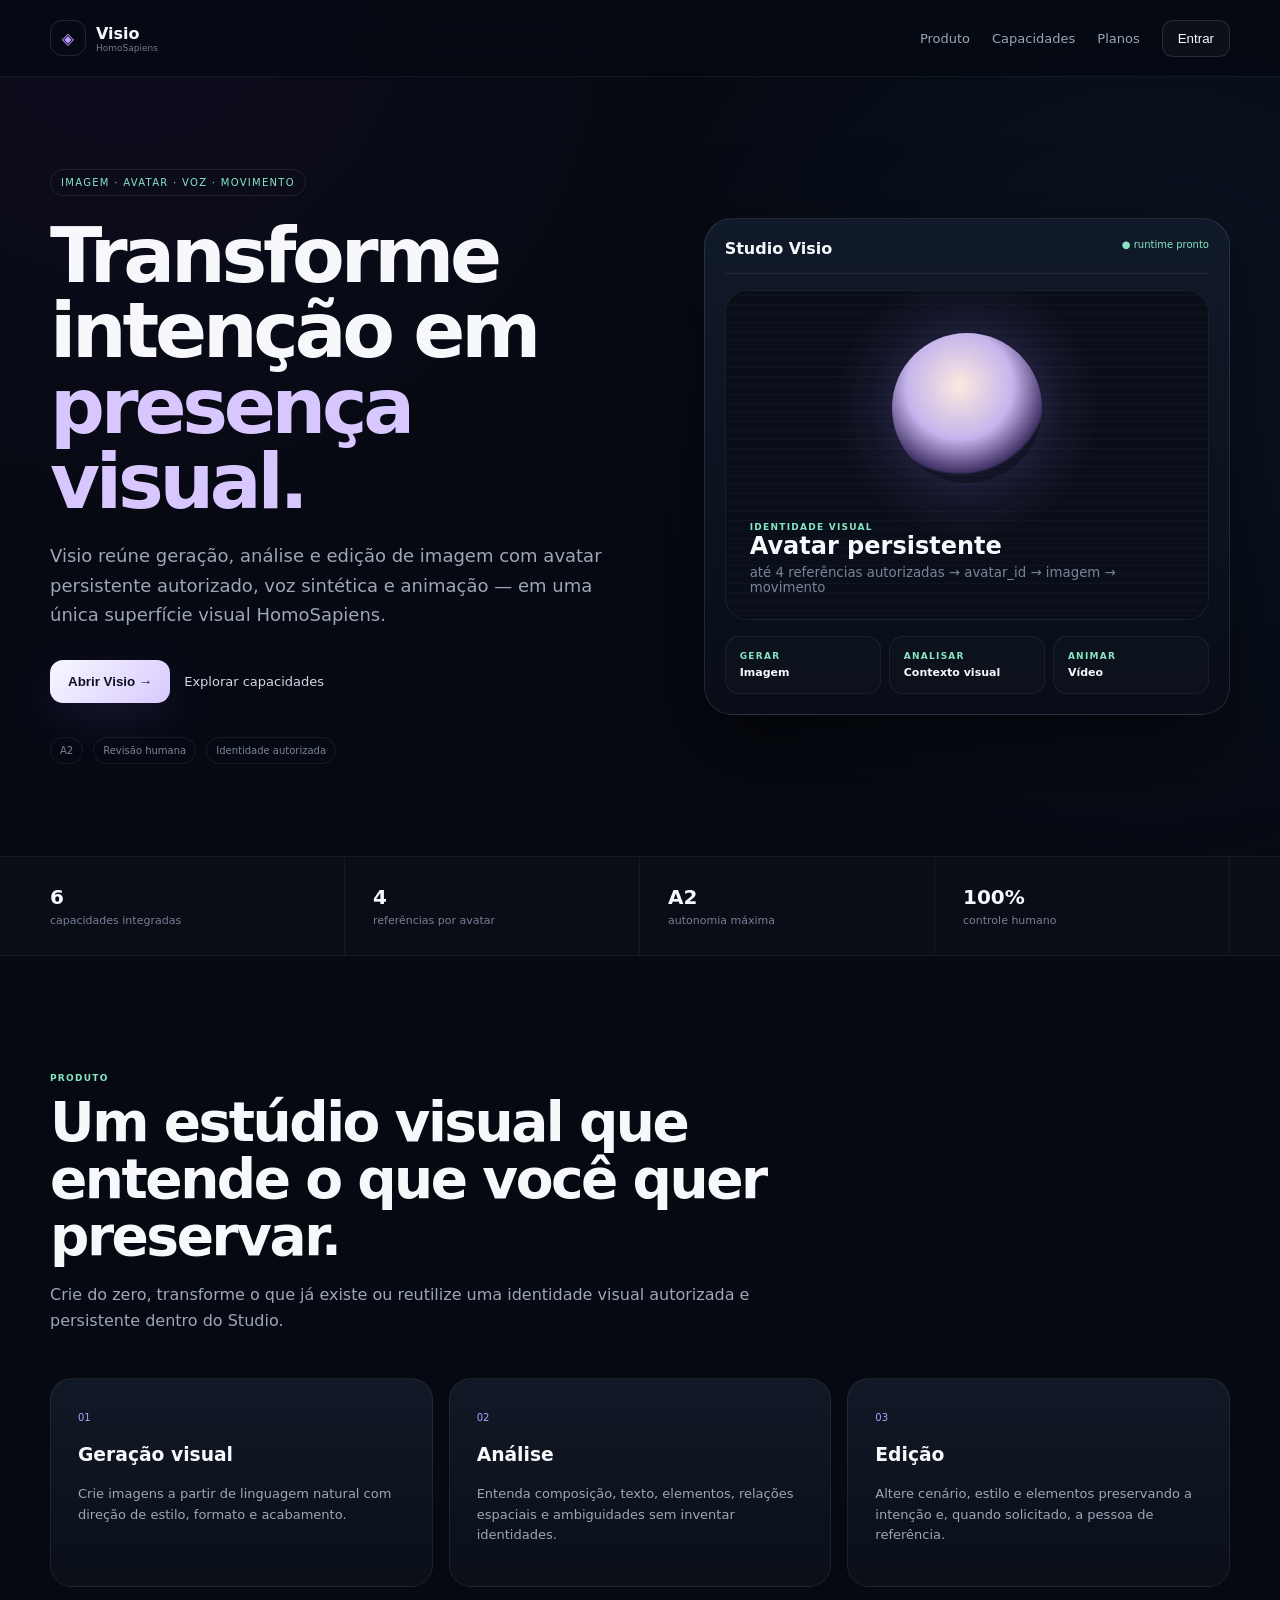
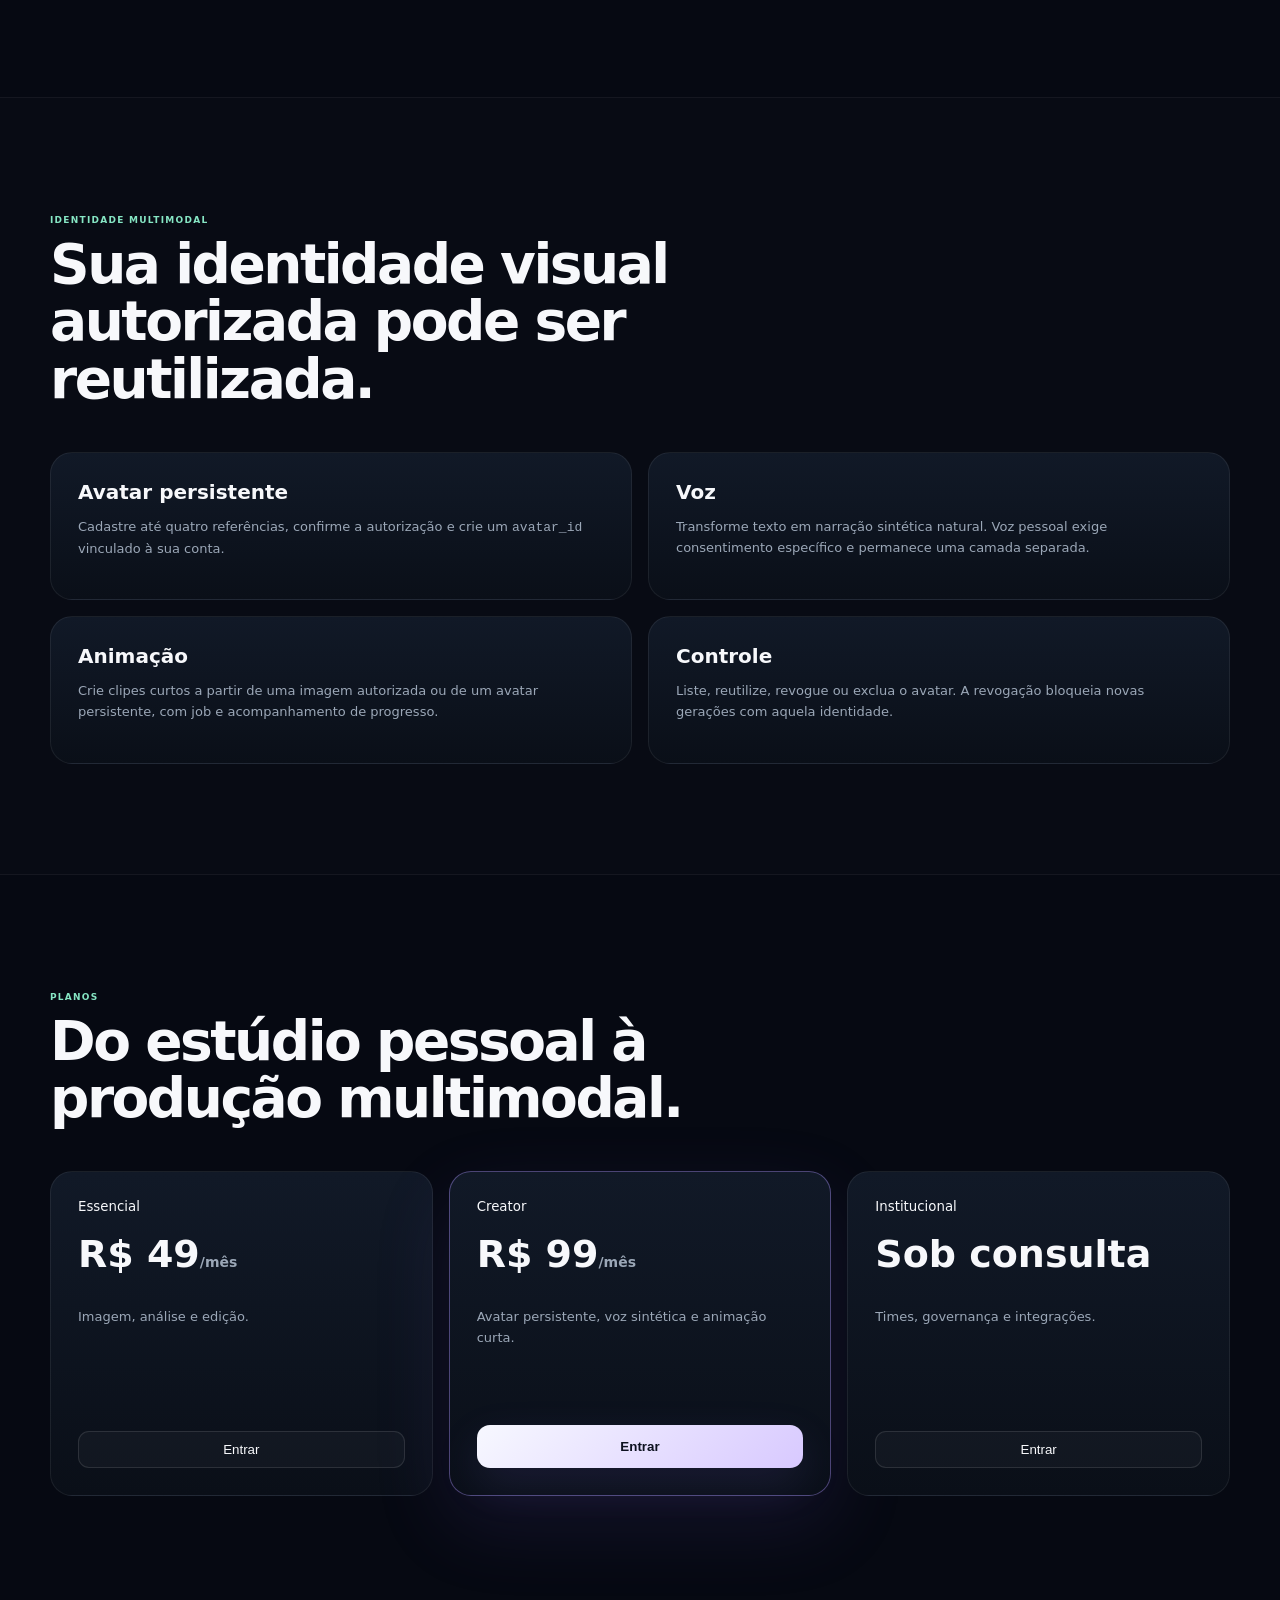
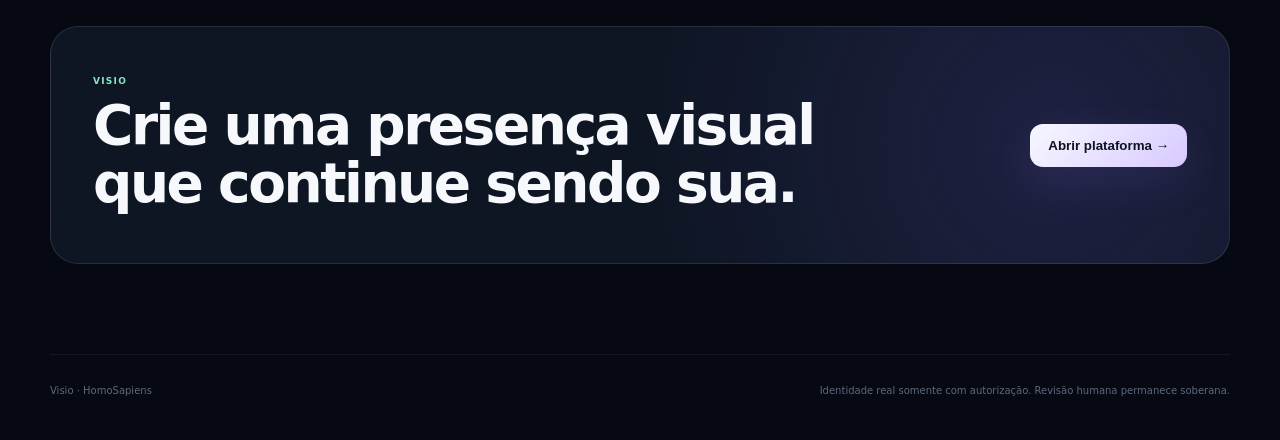
<file: index.html>
<!doctype html><html lang="pt-BR"><head><meta charset="utf-8"><meta name="viewport" content="width=device-width,initial-scale=1"><title>Visio — Inteligência visual HomoSapiens</title><link rel="stylesheet" href="./styles.css"></head><body>
<header class="top"><div class="wrap nav"><a class="brand" href="/"><span>◈</span><div><b>Visio</b><small>HomoSapiens</small></div></a><nav><a href="#produto">Produto</a><a href="#capacidades">Capacidades</a><a href="#planos">Planos</a><button id="loginOpen">Entrar</button></nav></div></header>
<main>
<section class="hero wrap"><div class="copy"><span class="pill">IMAGEM · AVATAR · VOZ · MOVIMENTO</span><h1>Transforme intenção em <em>presença visual.</em></h1><p>Visio reúne geração, análise e edição de imagem com avatar persistente autorizado, voz sintética e animação — em uma única superfície visual HomoSapiens.</p><div class="actions"><button class="primary" id="heroCta">Abrir Visio →</button><a href="#capacidades">Explorar capacidades</a></div><div class="trust"><span>A2</span><span>Revisão humana</span><span>Identidade autorizada</span></div></div>
<div class="stage"><div class="stage-head"><b>Studio Visio</b><span>● runtime pronto</span></div><div class="portrait"><div class="orb"></div><div class="scan"></div><span>IDENTIDADE VISUAL</span><b>Avatar persistente</b><small>até 4 referências autorizadas → avatar_id → imagem → movimento</small></div><div class="mini"><div><span>GERAR</span><b>Imagem</b></div><div><span>ANALISAR</span><b>Contexto visual</b></div><div><span>ANIMAR</span><b>Vídeo</b></div></div></div></section>
<section class="strip"><div class="wrap metrics"><div><b>6</b><span>capacidades integradas</span></div><div><b>4</b><span>referências por avatar</span></div><div><b>A2</b><span>autonomia máxima</span></div><div><b>100%</b><span>controle humano</span></div></div></section>
<section id="produto" class="section wrap"><div class="section-head"><span>PRODUTO</span><h2>Um estúdio visual que entende o que você quer preservar.</h2><p>Crie do zero, transforme o que já existe ou reutilize uma identidade visual autorizada e persistente dentro do Studio.</p></div><div class="cards"><article><i>01</i><h3>Geração visual</h3><p>Crie imagens a partir de linguagem natural com direção de estilo, formato e acabamento.</p></article><article><i>02</i><h3>Análise</h3><p>Entenda composição, texto, elementos, relações espaciais e ambiguidades sem inventar identidades.</p></article><article><i>03</i><h3>Edição</h3><p>Altere cenário, estilo e elementos preservando a intenção e, quando solicitado, a pessoa de referência.</p></article></div></section>
<section id="capacidades" class="section alt"><div class="wrap"><div class="section-head"><span>IDENTIDADE MULTIMODAL</span><h2>Sua identidade visual autorizada pode ser reutilizada.</h2></div><div class="cap-grid"><article><b>Avatar persistente</b><p>Cadastre até quatro referências, confirme a autorização e crie um <code>avatar_id</code> vinculado à sua conta.</p></article><article><b>Voz</b><p>Transforme texto em narração sintética natural. Voz pessoal exige consentimento específico e permanece uma camada separada.</p></article><article><b>Animação</b><p>Crie clipes curtos a partir de uma imagem autorizada ou de um avatar persistente, com job e acompanhamento de progresso.</p></article><article><b>Controle</b><p>Liste, reutilize, revogue ou exclua o avatar. A revogação bloqueia novas gerações com aquela identidade.</p></article></div></div></section>
<section id="planos" class="section wrap"><div class="section-head"><span>PLANOS</span><h2>Do estúdio pessoal à produção multimodal.</h2></div><div class="pricing"><article><small>Essencial</small><h3>R$ 49<em>/mês</em></h3><p>Imagem, análise e edição.</p><button class="login">Entrar</button></article><article class="featured"><small>Creator</small><h3>R$ 99<em>/mês</em></h3><p>Avatar persistente, voz sintética e animação curta.</p><button class="primary login">Entrar</button></article><article><small>Institucional</small><h3>Sob consulta</h3><p>Times, governança e integrações.</p><button class="login">Entrar</button></article></div></section>
<section class="cta wrap"><div><span>VISIO</span><h2>Crie uma presença visual que continue sendo sua.</h2></div><button class="primary" id="bottomCta">Abrir plataforma →</button></section>
</main><footer class="wrap"><span>Visio · HomoSapiens</span><span>Identidade real somente com autorização. Revisão humana permanece soberana.</span></footer>
<div class="modal hidden" id="loginModal"><div class="backdrop" data-close></div><div class="modal-card"><button class="close" data-close>×</button><span class="pill">ACESSO HOMOSAPIENS</span><h2>Entrar no Visio</h2><p>Use o mesmo login das plataformas HomoSapiens.</p><form id="loginForm"><label>E-mail<input id="email" type="email" required autocomplete="username"></label><label>Senha<input id="password" type="password" required autocomplete="current-password"></label><button class="primary" type="submit">Entrar</button></form><div class="error hidden" id="loginError"></div></div></div>
<script src="./app.js" type="module"></script></body></html>
</file>
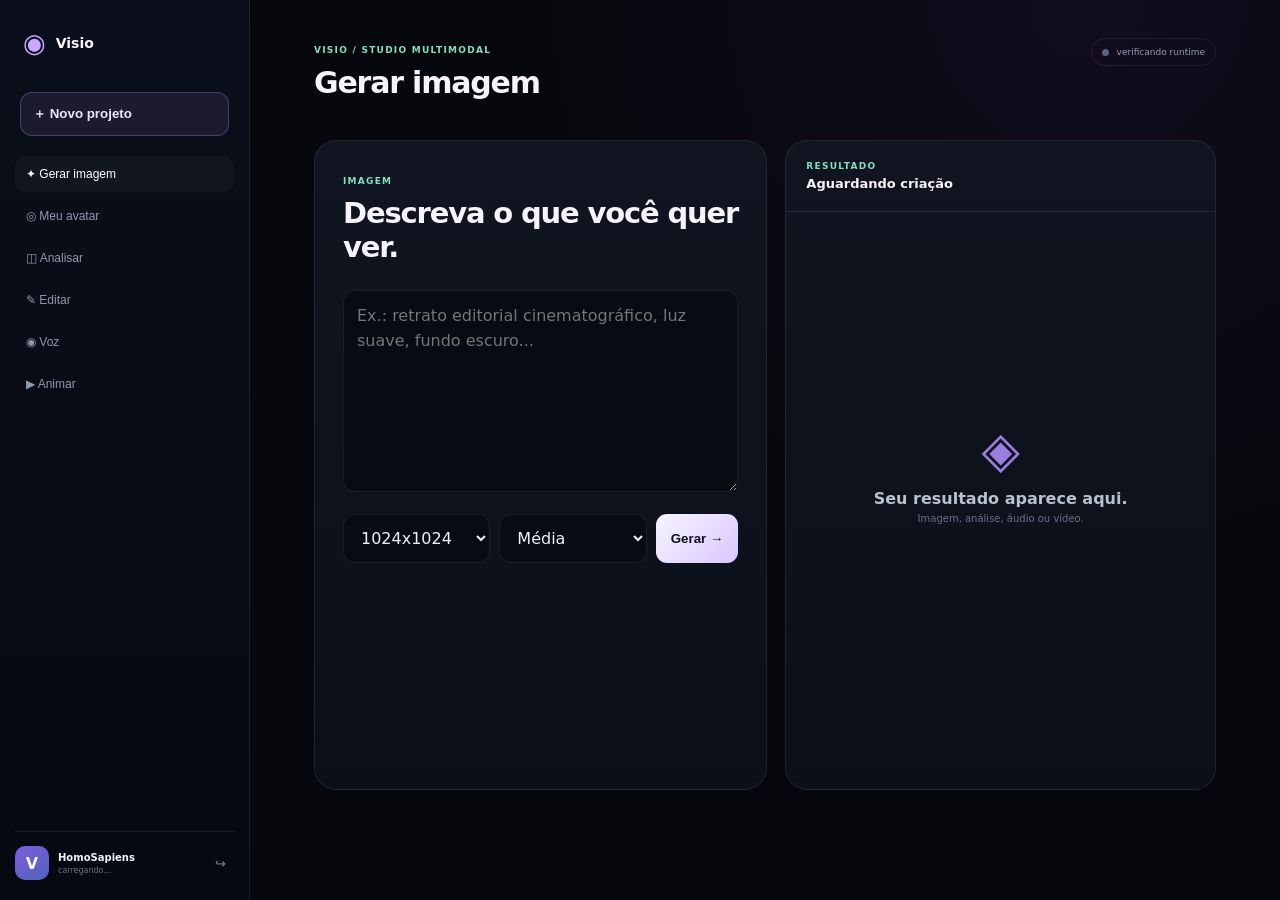
<file: app/index.html>
<!doctype html><html lang="pt-BR"><head><meta charset="utf-8"><meta name="viewport" content="width=device-width,initial-scale=1"><title>Visio — Studio</title><link rel="stylesheet" href="./studio.css"><link rel="stylesheet" href="./digital-human.css"></head>
<body><div class="shell"><aside><a class="brand" href="/"><span>◉</span><b>Visio</b></a><button id="new">＋ Novo projeto</button><nav>
<button class="tab active" data-mode="generate">✦ Gerar imagem</button><button class="tab" data-mode="avatar">◎ Meu avatar</button><button class="tab" data-mode="analyze">◫ Analisar</button><button class="tab" data-mode="edit">✎ Editar</button><button class="tab" data-mode="voice">◉ Voz</button><button class="tab" data-mode="video">▶ Animar</button></nav>
<div class="profile"><div id="avatar">V</div><div><b id="user">HomoSapiens</b><small id="email">carregando…</small></div><button id="logout">↪</button></div></aside>
<main><header><div><small>VISIO / STUDIO MULTIMODAL</small><h1 id="title">Gerar imagem</h1></div><div id="status"><i></i><span>verificando runtime</span></div></header>
<section class="workspace"><div class="controls">
<div class="mode" id="generate"><span class="eyebrow">IMAGEM</span><h2>Descreva o que você quer ver.</h2><textarea id="genPrompt" rows="7" placeholder="Ex.: retrato editorial cinematográfico, luz suave, fundo escuro..."></textarea><div class="row"><select id="genSize"><option>1024x1024</option><option>1024x1536</option><option>1536x1024</option></select><select id="genQuality"><option value="medium">Média</option><option value="high">Alta</option></select><button id="genBtn">Gerar →</button></div></div>
<div class="mode hidden" id="avatarMode"><span class="eyebrow">IDENTIDADE VISUAL AUTORIZADA</span><h2>Crie seu avatar persistente.</h2><p>Cadastre até quatro referências autorizadas. O Visio cria um <code>avatar_id</code> reutilizável, vinculado à sua conta e ao consentimento informado.</p>
<input id="avatarDisplayName" placeholder="Nome do avatar, ex.: Minha apresentadora">
<label class="drop">Referências (1 a 4 imagens)<input id="avatarFiles" type="file" accept="image/*" multiple></label>
<div class="consent"><label><select id="avatarBasis"><option value="self">Sou a pessoa representada</option><option value="authorized">Tenho autorização da pessoa representada</option></select></label><label class="check"><input id="avatarCommercial" type="checkbox"> Permitir uso comercial deste avatar</label><label class="check"><input id="avatarConsent" type="checkbox"> Confirmo a autorização para criar e reutilizar esta identidade visual no Visio</label></div>
<div class="row avatar-actions"><button id="avatarCreateBtn">Criar avatar persistente →</button><button class="secondary" id="avatarRefreshBtn">Atualizar lista</button></div>
<div id="avatarState" class="avatar-state"><small>Verificando persistência…</small></div>
<div id="avatarList" class="avatar-list"></div>
<div id="avatarUse" class="avatar-use hidden"><span class="eyebrow">USAR AVATAR SELECIONADO</span><b id="selectedAvatarName">Avatar</b><textarea id="avatarDirection" rows="4" placeholder="Ex.: versão apresentadora em estúdio, enquadramento vertical, roupa preta minimalista..."></textarea><div class="row avatar-actions"><button id="avatarRenderBtn">Gerar imagem →</button><button class="secondary" id="avatarRevokeBtn">Revogar</button><button class="danger" id="avatarDeleteBtn">Excluir</button></div></div>
<p class="notice">Revogar bloqueia novas gerações com esse avatar. Excluir remove o perfil e as referências armazenadas.</p></div>
<div class="mode hidden" id="analyze"><span class="eyebrow">ANÁLISE VISUAL</span><h2>Leia a imagem com precisão.</h2><label class="drop">Imagem<input id="analyzeFile" type="file" accept="image/*"></label><textarea id="analyzeInstruction" rows="4" placeholder="O que você quer investigar nesta imagem?"></textarea><button id="analyzeBtn">Analisar →</button></div>
<div class="mode hidden" id="edit"><span class="eyebrow">EDIÇÃO</span><h2>Transforme sem reconstruir do zero.</h2><label class="drop">Imagem original<input id="editFile" type="file" accept="image/*"></label><textarea id="editPrompt" rows="5" placeholder="Ex.: remova o fundo, mantenha a pessoa e transforme.o cenário em um estúdio elegante..."></textarea><button id="editBtn">Editar →</button></div>
<div class="mode hidden" id="voice"><span class="eyebrow">VOZ SINTÉTICA</span><h2>Faça o texto ganhar presença.</h2><textarea id="voiceText" rows="7" placeholder="Cole o texto que será narrado..."></textarea><div class="row"><select id="voiceName"><option value="alloy">Alloy</option><option value="coral">Coral</option><option value="sage">Sage</option><option value="verse">Verse</option></select><input id="voiceDirection" placeholder="Direção: serena, profissional, calorosa..."><button id="voiceBtn">Gerar voz →</button></div><small class="notice">A reprodução é uma voz sintética de IA. Voz pessoal persistente exige consentimento de voz separado.</small></div>
<div class="mode hidden" id="video"><span class="eyebrow">ANIMAÇÃO</span><h2>Dê movimento à sua referência.</h2><p>Use uma imagem autorizada ou um avatar persistente já cadastrado. O vídeo é gerado como job e pode levar alguns minutos.</p><select id="videoAvatar"><option value="">Imagem avulsa / sem avatar persistente</option></select><label class="drop">Referência avulsa opcional<input id="videoFile" type="file" accept="image/*"></label><textarea id="videoScript" rows="4" placeholder="Texto ou fala que orienta a cena..."></textarea><textarea id="videoDirection" rows="3" placeholder="Direção de movimento, câmera, cenário e expressão..."></textarea><div class="row"><select id="seconds"><option value="4">4 s</option><option value="8">8 s</option><option value="12">12 s</option></select><select id="videoSize"><option value="720x1280">Vertical</option><option value="1280x720">Horizontal</option></select><button id="videoBtn">Criar vídeo →</button></div></div>
</div>
<div class="preview"><div class="preview-head"><div><span class="eyebrow">RESULTADO</span><b id="resultTitle">Aguardando criação</b></div><span id="model"></span></div><div id="canvas" class="canvas"><div class="empty"><span>◈</span><b>Seu resultado aparece aqui.</b><small>Imagem, análise, áudio ou vídeo.</small></div></div><div id="busy" class="busy hidden">Processando no Visio…</div><div id="error" class="error hidden"></div></div>
</section></main></div><script src="./digital-human.js" type="module"></script><script src="./reference-versioning.js" type="module"></script><script src="./personal-voice.js" type="module"></script><script src="./studio.js" type="module"></script></body></html>
</file>
<file: styles.css>
:root{--bg:#060912;--p:#0d1320;--p2:#111827;--line:#253147;--text:#f7f8fb;--muted:#9ba7b7;--violet:#b99cff;--cyan:#78dcff;--green:#86e6c4}
*{box-sizing:border-box}html{scroll-behavior:smooth}body{margin:0;background:radial-gradient(circle at 10% 0,#20133855,transparent 34rem),radial-gradient(circle at 90% 10%,#12304755,transparent 34rem),var(--bg);color:var(--text);font-family:Inter,system-ui,sans-serif}.wrap{width:min(1180px,calc(100% - 36px));margin:auto}.top{position:sticky;top:0;z-index:20;background:#060912cc;border-bottom:1px solid #ffffff0d;backdrop-filter:blur(18px)}.nav{height:76px;display:flex;align-items:center;justify-content:space-between}.brand{display:flex;gap:10px;align-items:center;text-decoration:none;color:inherit}.brand>span{width:36px;height:36px;display:grid;place-items:center;border:1px solid #ffffff1d;border-radius:12px;color:var(--violet)}.brand b,.brand small{display:block}.brand small{font-size:9px;color:#6f7c90}.nav nav{display:flex;align-items:center;gap:22px}.nav nav a{font-size:13px;color:var(--muted);text-decoration:none}.nav button,.login{border:1px solid #ffffff1c;background:#ffffff08;color:var(--text);border-radius:11px;padding:10px 15px;cursor:pointer}.hero{min-height:690px;display:grid;grid-template-columns:1.05fr .95fr;gap:72px;align-items:center;padding:92px 0}.pill{display:inline-flex;border:1px solid #ffffff18;border-radius:999px;padding:7px 10px;font-size:10px;letter-spacing:.13em;color:var(--green)}h1{font-size:clamp(52px,6vw,82px);line-height:.98;letter-spacing:-.055em;margin:22px 0}h1 em{font-style:normal;color:#d8c7ff}.copy>p{font-size:18px;line-height:1.65;color:var(--muted);max-width:680px}.actions{display:flex;align-items:center;gap:14px;margin-top:30px}.actions a{color:#d2d9e4;font-size:13px;text-decoration:none}.primary{padding:14px 18px;border-radius:13px;font-weight:800;border:0;cursor:pointer;background:linear-gradient(135deg,#f7f8ff,#d8c9ff);color:#0d1120;box-shadow:0 16px 44px #8f78ff20}.trust{display:flex;gap:10px;margin-top:34px}.trust span{font-size:10px;color:#778599;border:1px solid #ffffff12;padding:7px 9px;border-radius:999px}.stage{padding:20px;border:1px solid #ffffff1b;border-radius:28px;background:linear-gradient(180deg,#111a2a,#080d17);box-shadow:0 30px 90px #0009}.stage-head{display:flex;justify-content:space-between;border-bottom:1px solid #ffffff12;padding-bottom:15px}.stage-head span{font-size:10px;color:var(--green)}.portrait{position:relative;min-height:330px;border:1px solid #ffffff12;border-radius:22px;margin:16px 0;background:radial-gradient(circle at 50% 35%,#7656b530,transparent 42%),#090e18;display:flex;flex-direction:column;justify-content:flex-end;padding:24px;overflow:hidden}.orb{position:absolute;inset:42px auto auto 50%;transform:translateX(-50%);width:150px;height:150px;border-radius:50%;background:radial-gradient(circle at 45% 35%,#ffe9dc,#c7b2f8 42%,#432f70 68%,transparent 70%);filter:saturate(.8);box-shadow:0 0 70px #8766e63d}.scan{position:absolute;inset:0;background:linear-gradient(transparent 49%,#72d7ff13 50%,transparent 51%);background-size:100% 9px;opacity:.5}.portrait span,.mini span,.section-head>span,.cta span{font-size:9px;letter-spacing:.14em;color:var(--green);font-weight:800}.portrait b{font-size:24px;z-index:1}.portrait small{color:#778599;z-index:1;margin-top:5px}.mini{display:grid;grid-template-columns:repeat(3,1fr);gap:8px}.mini>div{border:1px solid #ffffff10;border-radius:14px;padding:14px;background:#ffffff04}.mini b,.mini span{display:block}.mini b{font-size:11px;margin-top:5px}.strip{border-block:1px solid #ffffff0d;background:#ffffff04}.metrics{display:grid;grid-template-columns:repeat(4,1fr)}.metrics>div{padding:28px;border-right:1px solid #ffffff0d}.metrics>div:first-child{padding-left:0}.metrics b,.metrics span{display:block}.metrics b{font-size:20px}.metrics span{font-size:11px;color:#748195;margin-top:5px}.section{padding:110px 0}.alt{background:#ffffff02;border-block:1px solid #ffffff0d}.section-head{max-width:760px;margin-bottom:44px}.section-head h2,.cta h2{font-size:clamp(36px,4.4vw,55px);line-height:1.04;letter-spacing:-.045em;margin:9px 0}.section-head p{color:var(--muted);line-height:1.65}.cards,.pricing{display:grid;grid-template-columns:repeat(3,1fr);gap:16px}.cards article,.pricing article,.cap-grid article{border:1px solid #ffffff12;border-radius:22px;background:linear-gradient(180deg,#111927,#0a0f18);padding:27px}.cards i{font-style:normal;font-size:10px;color:var(--violet)}.cards p,.pricing p,.cap-grid p{color:var(--muted);font-size:13px;line-height:1.6}.cap-grid{display:grid;grid-template-columns:repeat(2,1fr);gap:16px}.cap-grid b{font-size:20px}.pricing article{min-height:325px;display:flex;flex-direction:column}.pricing .featured{border-color:#ad94ff66;box-shadow:0 28px 80px #7658cc22}.pricing h3{font-size:38px;margin:18px 0}.pricing h3 em{font-size:14px;font-style:normal;color:var(--muted)}.pricing button{margin-top:auto}.cta{margin-top:20px;margin-bottom:90px;padding:42px;border:1px solid #ffffff1b;border-radius:28px;background:radial-gradient(circle at 85% 50%,#7659dc29,transparent 25rem),#0e1624;display:flex;justify-content:space-between;align-items:center;gap:40px}.cta h2{max-width:760px}footer{border-top:1px solid #ffffff0d;padding:30px 0 45px;display:flex;justify-content:space-between;color:#5d697c;font-size:10px}.modal{position:fixed;inset:0;z-index:40;display:grid;place-items:center;padding:20px}.backdrop{position:absolute;inset:0;background:#000c;backdrop-filter:blur(10px)}.modal-card{position:relative;width:min(450px,100%);padding:32px;border:1px solid #ffffff1b;border-radius:24px;background:#0e1624;box-shadow:0 30px 90px #000a}.modal-card p{color:var(--muted);font-size:13px}.modal-card form{display:grid;gap:14px;margin-top:22px}.modal-card label{display:grid;gap:7px;color:var(--muted);font-size:11px}.modal-card input{width:100%;background:#070b12;border:1px solid #ffffff14;border-radius:12px;color:white;padding:13px 14px}.close{position:absolute;right:14px;top:12px;background:none;border:0;color:#9aa5b8;font-size:24px}.error{margin-top:14px;border:1px solid #ff8d8d44;background:#ff8d8d0d;color:#ffc5c5;padding:11px;border-radius:12px;font-size:11px}.hidden{display:none!important}
@media(max-width:850px){.nav nav a{display:none}.hero{grid-template-columns:1fr;padding-top:60px}.metrics,.cards,.pricing,.cap-grid{grid-template-columns:1fr}.metrics>div{border-right:0;border-bottom:1px solid #ffffff0d;padding-left:0}.cta{display:block}.cta button{margin-top:20px}footer{display:block}footer span{display:block;margin-top:8px}}
</file>
<file: app/studio.css>
:root{--bg:#07080d;--side:#090c14;--p:#101521;--line:#ffffff14;--text:#f6f3fb;--muted:#969db0;--violet:#c9a7ff;--green:#82e0bd}*{box-sizing:border-box}body{margin:0;background:radial-gradient(circle at 85% 0,#25164255,transparent 35rem),var(--bg);color:var(--text);font-family:Inter,system-ui,sans-serif}.shell{display:grid;grid-template-columns:250px 1fr;min-height:100vh}aside{position:fixed;inset:0 auto 0 0;width:250px;padding:20px 15px;border-right:1px solid var(--line);background:linear-gradient(#0b0f1b,#070911);display:flex;flex-direction:column}.brand{display:flex;gap:10px;align-items:center;color:inherit;text-decoration:none;padding:8px}.brand span{color:var(--violet);font-size:26px}.brand b{font-size:14px}aside>button{margin:26px 5px 20px;border:1px solid #c6a7ff44;background:#c6a7ff17;color:#eee8ff;border-radius:12px;padding:12px;text-align:left;font-weight:700}nav{display:grid;gap:6px}.tab{border:0;background:transparent;color:#8f99ad;padding:11px;border-radius:10px;text-align:left;font-size:12px}.tab.active{background:#ffffff08;color:#fff}.profile{margin-top:auto;display:grid;grid-template-columns:34px 1fr 28px;gap:9px;align-items:center;border-top:1px solid var(--line);padding-top:14px}.profile>div:first-child{width:34px;height:34px;border-radius:10px;background:linear-gradient(145deg,#7c5fdc,#4f61bf);display:grid;place-items:center;font-weight:800}.profile b,.profile small{display:block;white-space:nowrap;overflow:hidden;text-overflow:ellipsis}.profile b{font-size:10px}.profile small{font-size:8px;color:#69758a;margin-top:3px}.profile button{border:0;background:none;color:#778398}main{grid-column:2;padding:38px clamp(28px,5vw,74px) 80px;max-width:1500px;width:100%}header{display:flex;justify-content:space-between;align-items:flex-start;margin-bottom:32px}header small,.eyebrow{font-size:9px;letter-spacing:.14em;color:var(--green);font-weight:800}h1{font-size:30px;letter-spacing:-.04em;margin:8px 0}#status{display:flex;gap:8px;align-items:center;border:1px solid var(--line);border-radius:999px;padding:8px 10px;color:var(--muted);font-size:9px}#status i{width:7px;height:7px;border-radius:50%;background:#59647a}#status.online i{background:var(--green);box-shadow:0 0 12px #82e0bd88}.workspace{display:grid;grid-template-columns:minmax(420px,1fr) minmax(360px,.95fr);gap:18px}.controls,.preview{border:1px solid var(--line);border-radius:22px;background:linear-gradient(180deg,#101521,#0b0f18);min-height:650px}.controls{padding:28px}.mode h2{font-size:29px;letter-spacing:-.04em;margin:8px 0}.mode p{color:var(--muted);font-size:12px;line-height:1.6}.mode textarea,.mode input,.mode select{width:100%;background:#080b12;border:1px solid #ffffff14;border-radius:12px;color:#eef1f7;padding:13px;font:inherit;outline:none}.mode textarea{resize:vertical;margin:18px 0;line-height:1.55}.row{display:grid;grid-template-columns:1fr 1fr auto;gap:9px}.mode button{border:0;border-radius:11px;padding:12px 15px;background:linear-gradient(135deg,#f7f5ff,#d9c7ff);color:#10101a;font-weight:800}.drop{display:grid;gap:8px;margin-top:18px;padding:18px;border:1px dashed #ffffff22;border-radius:14px;color:var(--muted);font-size:10px}.drop input{padding:8px;background:transparent}.notice{display:block;margin-top:12px;color:#778397}.preview{display:flex;flex-direction:column;overflow:hidden}.preview-head{display:flex;justify-content:space-between;align-items:center;padding:20px;border-bottom:1px solid var(--line)}.preview-head b,.preview-head span{display:block}.preview-head b{font-size:13px;margin-top:5px}.preview-head>span{font-size:9px;color:#69758a}.canvas{min-height:520px;display:grid;place-items:center;padding:20px}.canvas img,.canvas video{max-width:100%;max-height:520px;border-radius:16px;box-shadow:0 24px 70px #0008}.canvas audio{width:min(500px,100%)}.empty{text-align:center;color:#677287}.empty span{display:block;font-size:50px;color:#9a7ddd}.empty b,.empty small{display:block}.empty b{margin-top:10px;color:#b9c1cf}.empty small{font-size:10px;margin-top:5px}.analysis{white-space:pre-wrap;align-self:flex-start;color:#d6dce6;line-height:1.7;font-size:13px}.busy,.error{margin:0 20px 20px;border:1px solid var(--line);border-radius:12px;padding:12px;font-size:11px}.busy{color:#cfc5ff}.error{border-color:#ff8d8d44;background:#ff8d8d0d;color:#ffc5c5}.hidden{display:none!important}@media(max-width:1000px){.shell{display:block}aside{position:static;width:100%;height:64px;flex-direction:row;align-items:center;padding:10px 14px;border-right:0;border-bottom:1px solid var(--line)}aside>button{margin:0 0 0 auto}.profile,nav{display:none}main{padding:25px 14px}.workspace{grid-template-columns:1fr}.row{grid-template-columns:1fr}.controls,.preview{min-height:auto}}
code{font:600 11px ui-monospace,SFMono-Regular,Menlo,monospace;color:#dfd3ff;background:#ffffff08;border:1px solid var(--line);border-radius:6px;padding:2px 5px}.consent{display:grid;gap:9px;margin:14px 0;padding:14px;border:1px solid var(--line);border-radius:14px;background:#080b1266}.consent .check{display:flex;gap:9px;align-items:flex-start;color:var(--muted);font-size:11px;line-height:1.45}.consent .check input{width:auto;margin:2px 0 0;padding:0}.avatar-actions{grid-template-columns:minmax(0,1fr) auto auto}.mode button.secondary{background:#ffffff0b;color:#d8dce5;border:1px solid var(--line)}.mode button.danger{background:#ff818116;color:#ffc7c7;border:1px solid #ff818133}.avatar-state{margin:14px 0;color:var(--green);font-size:10px}.avatar-list{display:grid;gap:8px;margin:10px 0 18px}.mode .avatar-card{display:grid;width:100%;text-align:left;gap:4px;background:#080b12;color:#dce1eb;border:1px solid var(--line);padding:12px}.mode .avatar-card small{color:var(--muted);font-weight:500}.mode .avatar-card.selected{border-color:#c9a7ff66;box-shadow:0 0 0 1px #c9a7ff22 inset;background:#c9a7ff0b}.avatar-use{border-top:1px solid var(--line);padding-top:18px;margin-top:6px}.avatar-use>b{display:block;margin-top:7px;font-size:15px}#videoAvatar{margin:10px 0 0}.mode input[type=file]{color:#9aa4b7}
@media(max-width:1000px){.avatar-actions{grid-template-columns:1fr}.consent .check{font-size:12px}}
</file>
<file: app/digital-human.css>
.dh-panel{margin:14px 0;padding:14px;border:1px solid var(--line);border-radius:14px;background:#080b1266;display:grid;gap:10px}
.dh-head{display:flex;align-items:center;justify-content:space-between;gap:12px}.dh-head small{color:var(--muted);font-size:9px;text-align:right}
.dh-grid{display:grid;grid-template-columns:repeat(3,minmax(0,1fr));gap:8px}.dh-grid.two{grid-template-columns:1fr 1fr}
.dh-grid label,.dh-panel>label{font-size:9px;color:var(--muted);display:grid;gap:5px}.dh-grid select,.dh-panel select{padding:9px}
.dh-actions{display:grid;grid-template-columns:auto 1fr;gap:9px;align-items:center}.dh-actions.triple{grid-template-columns:repeat(3,1fr)}
.dh-actions small{color:var(--green);font-size:9px}#identityQcState[data-status="fail"],#dhState.bad{color:#ffc5c5}
.dh-check{display:flex!important;gap:9px!important;align-items:flex-start}.dh-check input{width:auto!important;margin-top:2px}
.dh-voice{margin-top:24px;border-color:#c9a7ff44}.dh-voice>button{width:100%}
@media(max-width:1000px){.dh-grid,.dh-grid.two{grid-template-columns:repeat(2,minmax(0,1fr))}.dh-actions.triple{grid-template-columns:1fr}}
</file>
